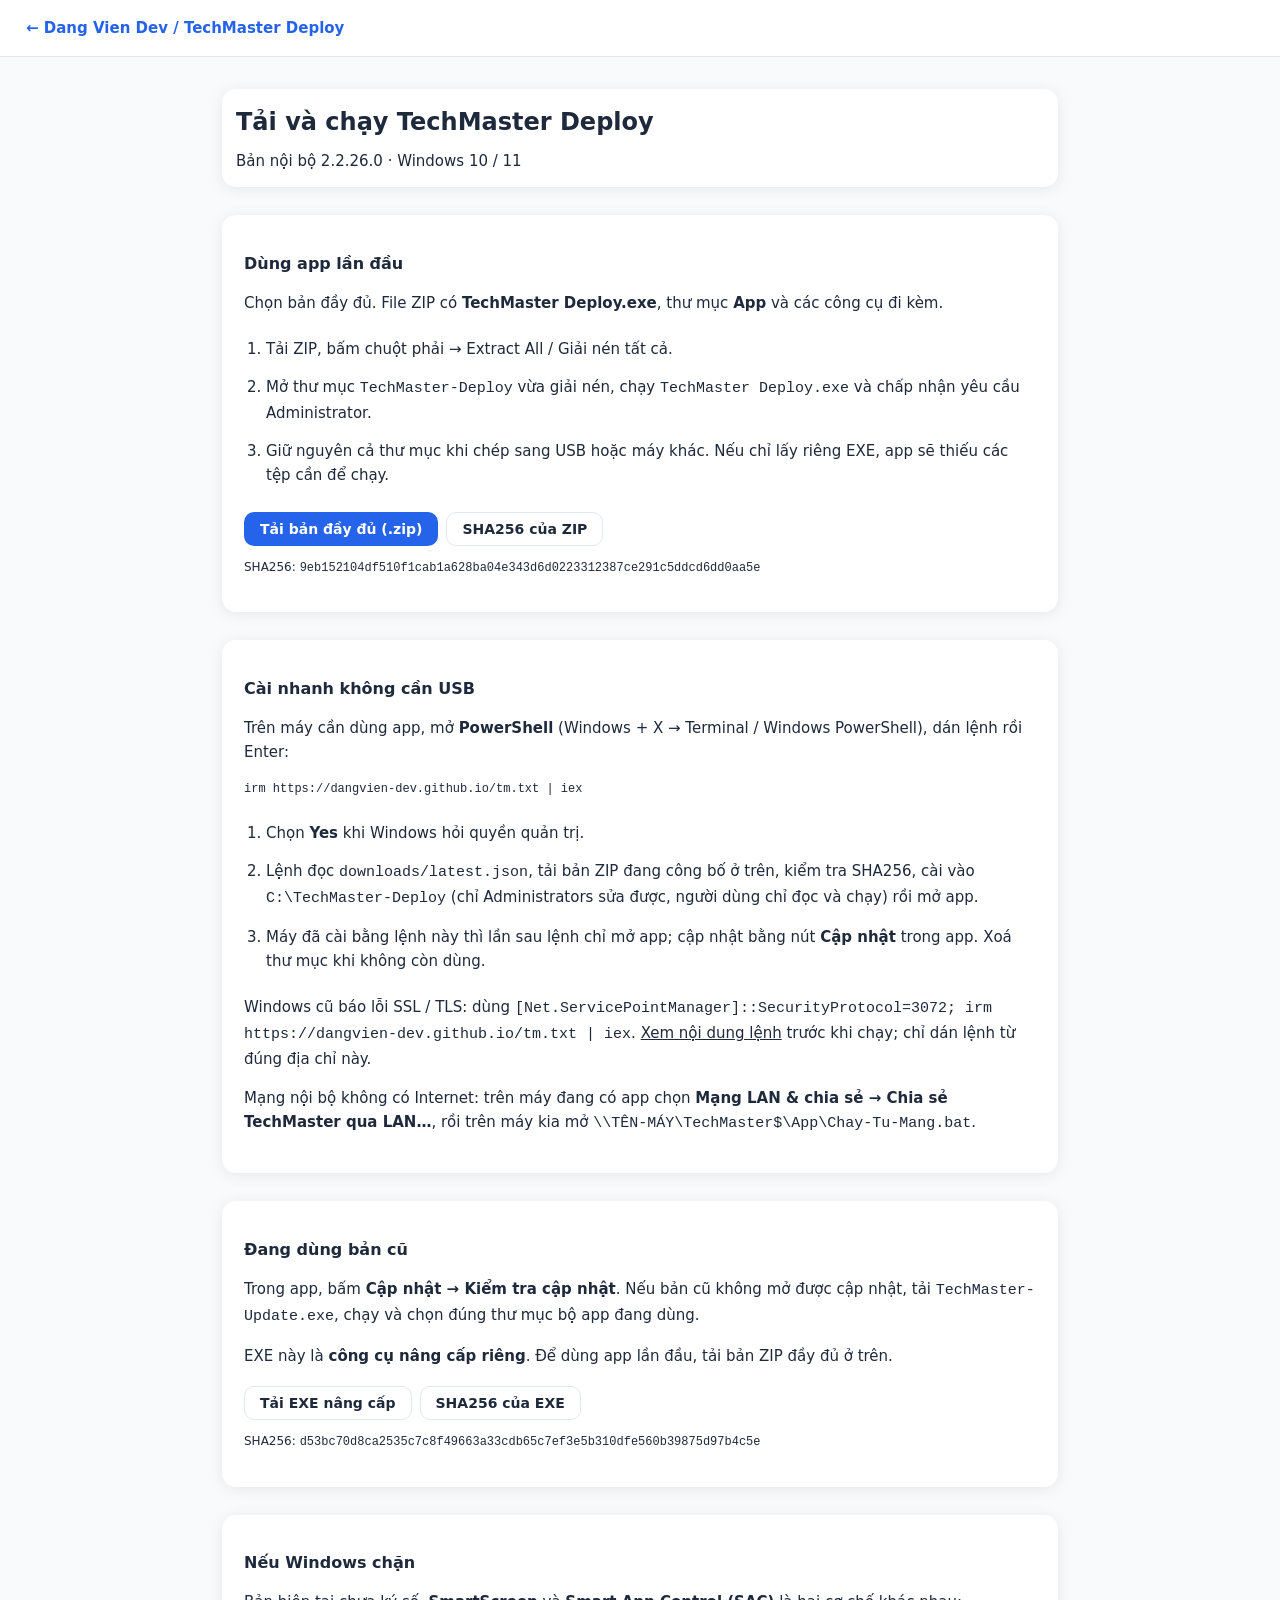
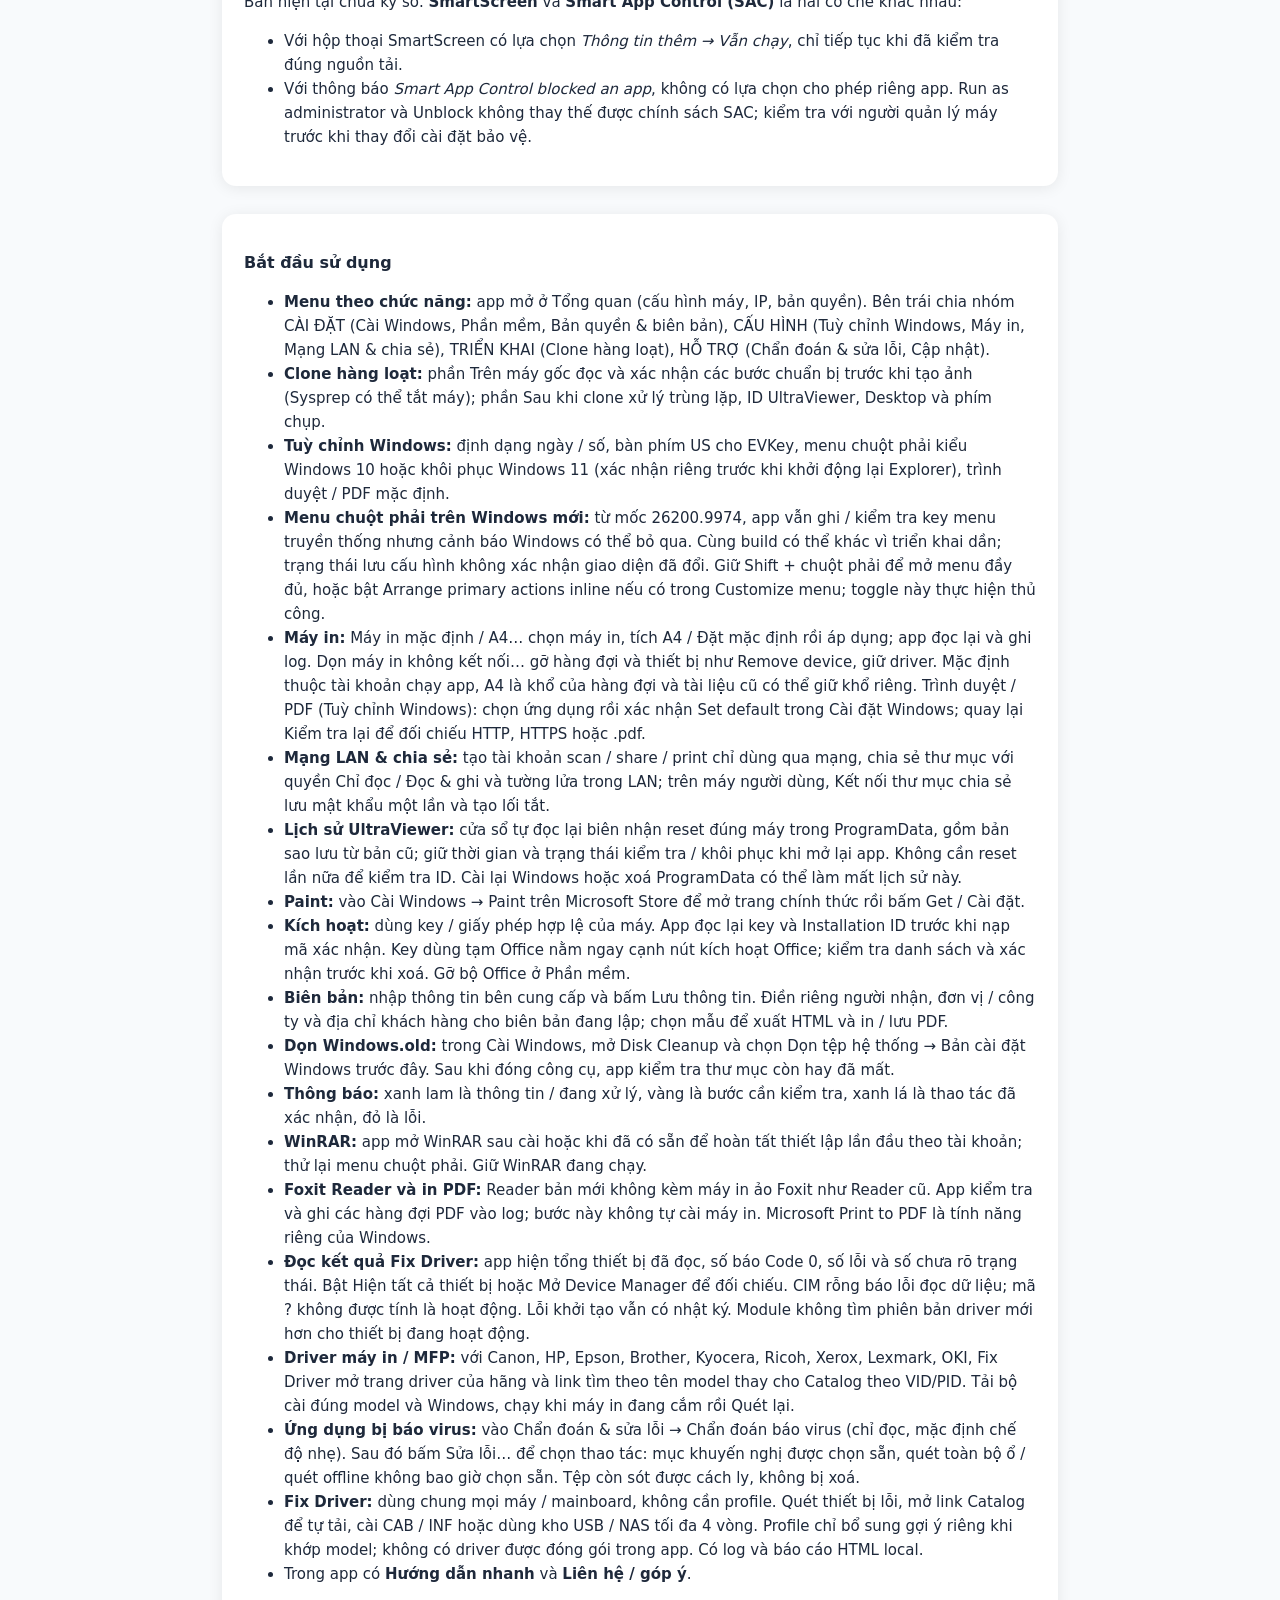
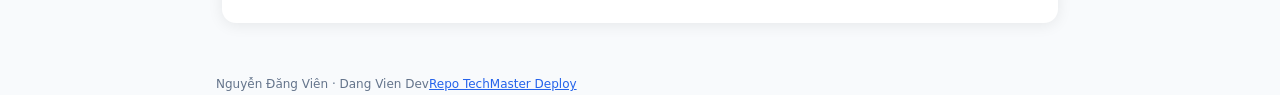
<file: downloads/techmaster-deploy.html>
<!doctype html>
<html lang="vi"><head><meta charset="utf-8"><meta name="viewport" content="width=device-width, initial-scale=1">
<title>TechMaster Deploy — Tải và chạy</title><meta name="description" content="Tải TechMaster Deploy, giải nén bộ app đầy đủ và chạy trên Windows.">
<link rel="stylesheet" href="../assets/style.css?v=__BUILD__"><style>.download-guide{max-width:900px;margin:auto}.guide-main{min-height:100vh;background:var(--content-bg)}.guide-header{background:var(--card-bg);border-bottom:1px solid var(--border);padding:16px 26px}.guide-header a{text-decoration:none;color:var(--accent);font-weight:600}.guide-content{padding:26px}.download-guide h1{font-size:24px;margin:0 0 8px}.download-guide h2{font-size:16px}.download-guide .section{padding:22px}.guide-foot{padding:20px 26px;color:var(--text-2);font-size:12px}.guide-foot a{color:var(--accent)}.download-guide p{overflow-wrap:anywhere}.download-guide code{font-family:var(--mono);overflow-wrap:anywhere}.download-guide .section{margin-top:28px}.download-guide ol{padding-left:22px}.download-guide ol li{padding:7px 0}.download-guide .actions{margin-top:18px}.download-guide .checksum{font-size:12px;color:var(--dim)}</style></head>
<body><div class="guide-main"><header class="guide-header"><a href="../#/tool/techmaster-deploy">← Dang Vien Dev / TechMaster Deploy</a></header><main class="download-guide guide-content"><div class="card sec"><h1>Tải và chạy TechMaster Deploy</h1><p>Bản nội bộ 2.2.26.0 · Windows 10 / 11</p></div>
<section class="card section"><h2>Dùng app lần đầu</h2><p>Chọn bản đầy đủ. File ZIP có <strong>TechMaster Deploy.exe</strong>, thư mục <strong>App</strong> và các công cụ đi kèm.</p><ol><li>Tải ZIP, bấm chuột phải → Extract All / Giải nén tất cả.</li><li>Mở thư mục <code>TechMaster-Deploy</code> vừa giải nén, chạy <code>TechMaster Deploy.exe</code> và chấp nhận yêu cầu Administrator.</li><li>Giữ nguyên cả thư mục khi chép sang USB hoặc máy khác. Nếu chỉ lấy riêng EXE, app sẽ thiếu các tệp cần để chạy.</li></ol><div class="actions"><a class="btn primary" href="TechMaster-Deploy-v2.2.26.0.zip" download="TechMaster-Deploy-v2.2.26.0.zip">Tải bản đầy đủ (.zip)</a><a class="btn outline" href="TechMaster-Deploy-v2.2.26.0.zip.sha256" download>SHA256 của ZIP</a></div><p class="checksum">SHA256: <code>9eb152104df510f1cab1a628ba04e343d6d0223312387ce291c5ddcd6dd0aa5e</code></p></section>
<section class="card section"><h2>Cài nhanh không cần USB</h2><p>Trên máy cần dùng app, mở <strong>PowerShell</strong> (Windows + X → Terminal / Windows PowerShell), dán lệnh rồi Enter:</p><p class="checksum"><code>irm https://dangvien-dev.github.io/tm.txt | iex</code></p><ol><li>Chọn <strong>Yes</strong> khi Windows hỏi quyền quản trị.</li><li>Lệnh đọc <code>downloads/latest.json</code>, tải bản ZIP đang công bố ở trên, kiểm tra SHA256, cài vào <code>C:\TechMaster-Deploy</code> (chỉ Administrators sửa được, người dùng chỉ đọc và chạy) rồi mở app.</li><li>Máy đã cài bằng lệnh này thì lần sau lệnh chỉ mở app; cập nhật bằng nút <strong>Cập nhật</strong> trong app. Xoá thư mục khi không còn dùng.</li></ol><p>Windows cũ báo lỗi SSL / TLS: dùng <code>[Net.ServicePointManager]::SecurityProtocol=3072; irm https://dangvien-dev.github.io/tm.txt | iex</code>. <a href="../tm.txt">Xem nội dung lệnh</a> trước khi chạy; chỉ dán lệnh từ đúng địa chỉ này.</p><p>Mạng nội bộ không có Internet: trên máy đang có app chọn <strong>Mạng LAN &amp; chia sẻ → Chia sẻ TechMaster qua LAN…</strong>, rồi trên máy kia mở <code>\\TÊN-MÁY\TechMaster$\App\Chay-Tu-Mang.bat</code>.</p></section>
<section class="card section"><h2>Đang dùng bản cũ</h2><p>Trong app, bấm <strong>Cập nhật → Kiểm tra cập nhật</strong>. Nếu bản cũ không mở được cập nhật, tải <code>TechMaster-Update.exe</code>, chạy và chọn đúng thư mục bộ app đang dùng.</p><p>EXE này là <strong>công cụ nâng cấp riêng</strong>. Để dùng app lần đầu, tải bản ZIP đầy đủ ở trên.</p><div class="actions"><a class="btn outline" href="TechMaster-Update.exe" download="TechMaster-Update.exe">Tải EXE nâng cấp</a><a class="btn outline" href="TechMaster-Update.exe.sha256" download>SHA256 của EXE</a></div><p class="checksum">SHA256: <code>d53bc70d8ca2535c7c8f49663a33cdb65c7ef3e5b310dfe560b39875d97b4c5e</code></p></section>
<section class="card section"><h2>Nếu Windows chặn</h2><p>Bản hiện tại chưa ký số. <strong>SmartScreen</strong> và <strong>Smart App Control (SAC)</strong> là hai cơ chế khác nhau:</p><ul><li>Với hộp thoại SmartScreen có lựa chọn <em>Thông tin thêm → Vẫn chạy</em>, chỉ tiếp tục khi đã kiểm tra đúng nguồn tải.</li><li>Với thông báo <em>Smart App Control blocked an app</em>, không có lựa chọn cho phép riêng app. Run as administrator và Unblock không thay thế được chính sách SAC; kiểm tra với người quản lý máy trước khi thay đổi cài đặt bảo vệ.</li></ul></section>
<section class="card section"><h2>Bắt đầu sử dụng</h2><ul><li><strong>Menu theo chức năng:</strong> app mở ở Tổng quan (cấu hình máy, IP, bản quyền). Bên trái chia nhóm CÀI ĐẶT (Cài Windows, Phần mềm, Bản quyền &amp; biên bản), CẤU HÌNH (Tuỳ chỉnh Windows, Máy in, Mạng LAN &amp; chia sẻ), TRIỂN KHAI (Clone hàng loạt), HỖ TRỢ (Chẩn đoán &amp; sửa lỗi, Cập nhật).</li><li><strong>Clone hàng loạt:</strong> phần Trên máy gốc đọc và xác nhận các bước chuẩn bị trước khi tạo ảnh (Sysprep có thể tắt máy); phần Sau khi clone xử lý trùng lặp, ID UltraViewer, Desktop và phím chụp.</li><li><strong>Tuỳ chỉnh Windows:</strong> định dạng ngày / số, bàn phím US cho EVKey, menu chuột phải kiểu Windows 10 hoặc khôi phục Windows 11 (xác nhận riêng trước khi khởi động lại Explorer), trình duyệt / PDF mặc định.</li><li><strong>Menu chuột phải trên Windows mới:</strong> từ mốc 26200.9974, app vẫn ghi / kiểm tra key menu truyền thống nhưng cảnh báo Windows có thể bỏ qua. Cùng build có thể khác vì triển khai dần; trạng thái lưu cấu hình không xác nhận giao diện đã đổi. Giữ Shift + chuột phải để mở menu đầy đủ, hoặc bật Arrange primary actions inline nếu có trong Customize menu; toggle này thực hiện thủ công.</li><li><strong>Máy in:</strong> Máy in mặc định / A4… chọn máy in, tích A4 / Đặt mặc định rồi áp dụng; app đọc lại và ghi log. Dọn máy in không kết nối… gỡ hàng đợi và thiết bị như Remove device, giữ driver. Mặc định thuộc tài khoản chạy app, A4 là khổ của hàng đợi và tài liệu cũ có thể giữ khổ riêng. Trình duyệt / PDF (Tuỳ chỉnh Windows): chọn ứng dụng rồi xác nhận Set default trong Cài đặt Windows; quay lại Kiểm tra lại để đối chiếu HTTP, HTTPS hoặc .pdf.</li><li><strong>Mạng LAN &amp; chia sẻ:</strong> tạo tài khoản scan / share / print chỉ dùng qua mạng, chia sẻ thư mục với quyền Chỉ đọc / Đọc &amp; ghi và tường lửa trong LAN; trên máy người dùng, Kết nối thư mục chia sẻ lưu mật khẩu một lần và tạo lối tắt.</li><li><strong>Lịch sử UltraViewer:</strong> cửa sổ tự đọc lại biên nhận reset đúng máy trong ProgramData, gồm bản sao lưu từ bản cũ; giữ thời gian và trạng thái kiểm tra / khôi phục khi mở lại app. Không cần reset lần nữa để kiểm tra ID. Cài lại Windows hoặc xoá ProgramData có thể làm mất lịch sử này.</li><li><strong>Paint:</strong> vào Cài Windows → Paint trên Microsoft Store để mở trang chính thức rồi bấm Get / Cài đặt.</li><li><strong>Kích hoạt:</strong> dùng key / giấy phép hợp lệ của máy. App đọc lại key và Installation ID trước khi nạp mã xác nhận. Key dùng tạm Office nằm ngay cạnh nút kích hoạt Office; kiểm tra danh sách và xác nhận trước khi xoá. Gỡ bộ Office ở Phần mềm.</li><li><strong>Biên bản:</strong> nhập thông tin bên cung cấp và bấm Lưu thông tin. Điền riêng người nhận, đơn vị / công ty và địa chỉ khách hàng cho biên bản đang lập; chọn mẫu để xuất HTML và in / lưu PDF.</li><li><strong>Dọn Windows.old:</strong> trong Cài Windows, mở Disk Cleanup và chọn Dọn tệp hệ thống → Bản cài đặt Windows trước đây. Sau khi đóng công cụ, app kiểm tra thư mục còn hay đã mất.</li><li><strong>Thông báo:</strong> xanh lam là thông tin / đang xử lý, vàng là bước cần kiểm tra, xanh lá là thao tác đã xác nhận, đỏ là lỗi.</li><li><strong>WinRAR:</strong> app mở WinRAR sau cài hoặc khi đã có sẵn để hoàn tất thiết lập lần đầu theo tài khoản; thử lại menu chuột phải. Giữ WinRAR đang chạy.</li><li><strong>Foxit Reader và in PDF:</strong> Reader bản mới không kèm máy in ảo Foxit như Reader cũ. App kiểm tra và ghi các hàng đợi PDF vào log; bước này không tự cài máy in. Microsoft Print to PDF là tính năng riêng của Windows.</li><li><strong>Đọc kết quả Fix Driver:</strong> app hiện tổng thiết bị đã đọc, số báo Code 0, số lỗi và số chưa rõ trạng thái. Bật Hiện tất cả thiết bị hoặc Mở Device Manager để đối chiếu. CIM rỗng báo lỗi đọc dữ liệu; mã ? không được tính là hoạt động. Lỗi khởi tạo vẫn có nhật ký. Module không tìm phiên bản driver mới hơn cho thiết bị đang hoạt động.</li><li><strong>Driver máy in / MFP:</strong> với Canon, HP, Epson, Brother, Kyocera, Ricoh, Xerox, Lexmark, OKI, Fix Driver mở trang driver của hãng và link tìm theo tên model thay cho Catalog theo VID/PID. Tải bộ cài đúng model và Windows, chạy khi máy in đang cắm rồi Quét lại.</li><li><strong>Ứng dụng bị báo virus:</strong> vào Chẩn đoán &amp; sửa lỗi → Chẩn đoán báo virus (chỉ đọc, mặc định chế độ nhẹ). Sau đó bấm Sửa lỗi… để chọn thao tác: mục khuyến nghị được chọn sẵn, quét toàn bộ ổ / quét offline không bao giờ chọn sẵn. Tệp còn sót được cách ly, không bị xoá.</li><li><strong>Fix Driver:</strong> dùng chung mọi máy / mainboard, không cần profile. Quét thiết bị lỗi, mở link Catalog để tự tải, cài CAB / INF hoặc dùng kho USB / NAS tối đa 4 vòng. Profile chỉ bổ sung gợi ý riêng khi khớp model; không có driver được đóng gói trong app. Có log và báo cáo HTML local.</li><li>Trong app có <strong>Hướng dẫn nhanh</strong> và <strong>Liên hệ / góp ý</strong>.</li></ul></section>
</main><footer class="guide-foot download-guide"><span>Nguyễn Đăng Viên · Dang Vien Dev</span><a href="https://github.com/dangvien-dev/TechMaster-Deploy" target="_blank" rel="noopener">Repo TechMaster Deploy</a></footer></div></body></html>
</file>
<file: assets/style.css>
/*
 * Theme lấy từ TechMaster Pro (TechMasterPro/Styles/*.xaml, Views/MainWindow.xaml, docs/HANDOFF.md §3)
 */
:root {
  /* Colors.xaml */
  --bg-main: #F1F5F9;
  --card-bg: #FFFFFF;
  --border: #E2E8F0;
  --primary: #1E3A8A;
  --text: #1E293B;
  --text-2: #64748B;
  --success: #22C55E;
  --warning: #FACC15;
  --danger: #EF4444;

  /* MainWindow.xaml / MenuStyles.xaml */
  --sidebar: #0F172A;
  --side-text: #CBD5F5;
  --side-hover: #1E293B;
  --side-muted: #94A3B8;
  --accent: #2563EB;
  --accent-light: #60A5FA;
  --content-bg: #F8FAFC;

  /* HeaderActionButtonStyle */
  --btn-hover: #F3F4F6;
  --btn-press: #E5E7EB;

  --font: "Segoe UI", system-ui, -apple-system, Roboto, "Helvetica Neue", Arial, sans-serif;
  --mono: Consolas, "Cascadia Mono", ui-monospace, monospace;
}

* { box-sizing: border-box; }
html, body { margin: 0; height: 100%; }
body { font: 15px/1.6 var(--font); color: var(--text); background: var(--content-bg); }
a { color: inherit; }
svg { flex: none; }

.hbtn {
  display: inline-flex; align-items: center; gap: 6px; padding: 4px 8px; border-radius: 4px;
  font: 13px var(--font); color: var(--text); background: transparent; border: 0; cursor: pointer; text-decoration: none;
}
.hbtn:hover { background: var(--btn-hover); }
.hbtn:active { background: var(--btn-press); }

.search { position: relative; }
.search input {
  width: 280px; height: 34px; padding: 0 10px 0 32px; border: 1px solid var(--border); border-radius: 10px;
  font: 13px var(--font); color: var(--text); background: var(--content-bg); outline: none;
}
.search input:focus { border-color: var(--accent); background: #fff; box-shadow: 0 0 0 3px rgba(37,99,235,.12); }
.search svg { position: absolute; left: 10px; top: 9px; color: var(--text-2); }

.seg { display: inline-flex; background: var(--bg-main); border-radius: 10px; padding: 3px; }
.seg button {
  border: 0; background: transparent; font: 13px var(--font); color: var(--text-2);
  height: 28px; padding: 0 12px; border-radius: 8px; cursor: pointer;
}
.seg button[aria-pressed="true"] { background: #fff; color: var(--text); font-weight: 600; box-shadow: 0 1px 3px rgba(15,23,42,.12); }


/* CardStyle: CornerRadius 14, Padding 14, Margin 6, DropShadow Blur15 Opacity.08 Depth2 */
.card {
  background: var(--card-bg); border-radius: 14px; padding: 14px; margin: 6px;
  box-shadow: 0 2px 15px rgba(0,0,0,.08);
}
.grid { display: grid; grid-template-columns: repeat(auto-fill, minmax(min(300px, 100%), 1fr)); }
.grid > * { min-width: 0; }
.tool-foot > * { min-width: 0; }
.tool-foot > .badge { flex: none; }

.tool {
  display: flex; flex-direction: column; gap: 10px; text-decoration: none; padding: 16px;
  border: 1px solid transparent; transition: border-color .12s, transform .12s;
}
.tool:hover { border-color: var(--g-fg); transform: translateY(-2px); }
.tool-top { display: flex; gap: 12px; align-items: flex-start; }
.tile {
  width: 44px; height: 44px; border-radius: 12px; display: grid; place-items: center;
  background: var(--g-bg); color: var(--g-fg); font-weight: 700; font-size: 17px; flex: none;
}
.tool-name { font-size: 16px; font-weight: 700; margin: 0; line-height: 1.3; }
.tool-cat { font-size: 12px; color: var(--g-fg); font-weight: 600; }
.tool p { margin: 0; color: var(--text-2); font-size: 13px; flex: 1; }
.tags { display: flex; flex-wrap: wrap; gap: 6px; }
.tag { font: 11.5px var(--mono); color: var(--text-2); background: var(--bg-main); padding: 2px 7px; border-radius: 6px; }
.tool-foot {
  display: flex; justify-content: space-between; align-items: center; gap: 8px;
  border-top: 1px solid var(--border); padding-top: 10px; font-size: 12px; color: var(--text-2);
}

/* status */
.badge { display: inline-flex; align-items: center; gap: 5px; font-size: 11.5px; font-weight: 600; padding: 2px 9px; border-radius: 999px; white-space: nowrap; }
.badge::before { content: ""; width: 6px; height: 6px; border-radius: 50%; background: currentColor; }
.badge.stable   { background: #F0FDF4; color: #16A34A; }
.badge.beta     { background: #EFF6FF; color: var(--accent); }
.badge.dev      { background: #FEFCE8; color: #A16207; }
.badge.internal { background: var(--bg-main); color: var(--text-2); }

.empty { margin: 6px; padding: 50px 20px; text-align: center; color: var(--text-2); border: 1px dashed var(--border); border-radius: 14px; }

/* ---------- Detail ---------- */
.detail { display: grid; grid-template-columns: 1fr 300px; align-items: start; }
.hero { display: flex; gap: 16px; align-items: center; flex-wrap: wrap; padding: 18px; }
.hero .tile { width: 56px; height: 56px; font-size: 22px; border-radius: 14px; }
.hero-text { flex: 1; min-width: 220px; }
.hero-text h2 { margin: 0 0 2px; font-size: 22px; }
.hero-text p { margin: 0; color: var(--text-2); }

/* PrimaryButtonStyle: #2563EB, white, Padding 15,6, SemiBold, Radius 10 */
.btn {
  display: inline-flex; align-items: center; gap: 8px; padding: 8px 15px; border-radius: 10px;
  font: 600 14px var(--font); text-decoration: none; border: 1px solid transparent; cursor: pointer;
}
.btn.primary { background: var(--accent); color: #fff; }
.btn.primary:hover { background: #1D4ED8; }
.btn.primary:active { opacity: .7; }
.btn.outline { background: #fff; color: var(--text); border-color: var(--border); }
.btn.outline:hover { background: var(--btn-hover); }
.btn[aria-disabled="true"] { background: var(--bg-main); color: var(--text-2); pointer-events: none; }
.actions { display: flex; gap: 8px; flex-wrap: wrap; }

.sec h3 {
  display: flex; align-items: center; gap: 8px; font-size: 14px; font-weight: 700; margin: 0 0 10px;
}
.sec h3::before { content: ""; width: 4px; height: 16px; border-radius: 2px; background: var(--g-fg, var(--accent)); }
.sec p { margin: 0; }
.list { margin: 0; padding: 0; list-style: none; }
.list li { display: flex; gap: 10px; padding: 8px 0; border-bottom: 1px solid var(--border); }
.list li:last-child { border-bottom: 0; }
.list li svg { color: var(--success); margin-top: 3px; }

.kv { display: grid; grid-template-columns: 96px 1fr; gap: 9px 10px; margin: 0; font-size: 13px; }
.kv dt { color: var(--text-2); }
.kv dd { margin: 0; font-weight: 600; word-break: break-word; }
.kv dd.mono { font: 600 12.5px var(--mono); }
.side-card .tags { margin-top: 14px; padding-top: 12px; border-top: 1px solid var(--border); }

.log-item + .log-item { margin-top: 14px; padding-top: 14px; border-top: 1px solid var(--border); }
.log-ver { font: 600 13px var(--mono); color: var(--accent); }
.log-date { color: var(--text-2); font-size: 12px; margin-left: 6px; }
.log-item ul { margin: 6px 0 0; padding-left: 18px; }
.note { color: var(--text-2); font-size: 13px; }


/* ---------- Sổ tay sửa lỗi (#/loi) ---------- */
.muted { color: var(--text-2); }
.fix .tool-cat { margin-bottom: 2px; }
.fix .tool-name { font-size: 15px; }
.fix-model { min-width: 0; overflow: hidden; text-overflow: ellipsis; white-space: nowrap; }
.tag.code { color: var(--g-fg, var(--accent)); background: var(--g-bg, #EFF6FF); font-weight: 600; }

.sec code, .notes code {
  font: 12.5px var(--mono); background: var(--bg-main); border: 1px solid var(--border);
  padding: 0 5px; border-radius: 5px; overflow-wrap: anywhere;
}
.steps { list-style: none; margin: 0; padding: 0; }
.step { display: flex; gap: 12px; padding: 12px 0; border-bottom: 1px solid var(--border); }
.step:first-child { padding-top: 2px; }
.step:last-child { border-bottom: 0; padding-bottom: 0; }
.step-no {
  flex: none; width: 26px; height: 26px; border-radius: 8px; display: grid; place-items: center;
  background: var(--g-bg, #EFF6FF); color: var(--g-fg, var(--accent)); font-weight: 700; font-size: 13px;
}
.step-body { flex: 1; min-width: 0; }
.step-t { font-weight: 600; margin-top: 2px; }
.step-d { color: var(--text); margin-top: 2px; }
.cmd { position: relative; margin-top: 8px; background: var(--sidebar); border-radius: 10px; }
.cmd pre {
  margin: 0; padding: 12px 14px; padding-right: 86px; color: #E2E8F0;
  font: 12.5px/1.6 var(--mono); white-space: pre-wrap; word-break: break-all;
}
.cmd .copy {
  position: absolute; top: 7px; right: 7px; display: inline-flex; align-items: center; gap: 5px;
  border: 0; border-radius: 6px; padding: 4px 8px; cursor: pointer;
  background: var(--side-hover); color: var(--side-text); font: 12px var(--font);
}
.cmd .copy:hover { background: #334155; color: #fff; }
.warn { background: #FFFBEB; }
.warn h3::before { background: #D97706; }
.notes { margin: 0; padding-left: 18px; }
.notes li + li { margin-top: 6px; }
.refs { margin-top: 14px; padding-top: 12px; border-top: 1px solid var(--border); display: flex; flex-direction: column; gap: 6px; font-size: 13px; }
.refs-h { color: var(--text-2); font-size: 12px; }
.refs a { color: var(--accent); text-decoration: none; }
.refs a:hover { text-decoration: underline; }

/* ---------- Thông báo thay đổi / bản mới ---------- */
.chg {
  display: inline-block; vertical-align: 2px; margin-left: 4px; padding: 1px 7px; border-radius: 999px;
  font-size: 10.5px; font-weight: 700; letter-spacing: .3px; text-transform: uppercase;
}
.chg.new     { background: var(--danger); color: #fff; }
.chg.updated { background: var(--accent); color: #fff; }

.notice, .toast { display: flex; align-items: center; gap: 12px; }
.notice { border-left: 4px solid var(--accent); margin-bottom: 10px; }
.notice-icon {
  width: 36px; height: 36px; border-radius: 10px; display: grid; place-items: center; flex: none;
  background: #EFF6FF; color: var(--accent);
}
.notice-body { flex: 1; min-width: 0; font-size: 13px; }
.notice-body a { color: var(--accent); text-decoration: none; }
.notice-body a:hover { text-decoration: underline; }
.dim { color: var(--text-2); }

.toasts { position: fixed; right: 20px; bottom: 20px; z-index: 50; max-width: calc(100% - 40px); }
.toast { margin: 0; width: 400px; max-width: 100%; box-shadow: 0 8px 30px rgba(15,23,42,.18); animation: toast-in .2s ease-out; }
@keyframes toast-in { from { opacity: 0; transform: translateY(10px); } to { opacity: 1; transform: none; } }
@media (max-width: 760px) { .toasts { left: 10px; right: 10px; bottom: 10px; max-width: none; } .toast { width: auto; } }

/* =====================================================================
 * Bố cục WEBSITE: menu ngang · khối mở đầu · section · chân trang
 * (màu, card, nút, nhãn vẫn theo docs/DESIGN-SYSTEM.md)
 * ===================================================================== */
.wrap { width: 100%; max-width: 1180px; margin: 0 auto; padding: 0 24px; }
main { min-height: 60vh; }

/* Menu ngang — nền navy như sidebar TechMaster Pro */
.topnav { background: var(--sidebar); position: sticky; top: 0; z-index: 20; box-shadow: 0 1px 0 rgba(255,255,255,.06); }
.topnav-in { display: flex; align-items: center; justify-content: space-between; gap: 16px; height: 62px; }
.brand { display: flex; align-items: baseline; gap: 8px; text-decoration: none; }
.brand-name { color: #fff; font-size: 19px; font-weight: 700; }
.brand-tag { color: var(--accent-light); font-size: 12px; font-weight: 700; letter-spacing: .8px; }
.nav { display: flex; align-items: center; gap: 4px; }
.nav a {
  color: var(--side-text); text-decoration: none; font-size: 14px; padding: 8px 14px; border-radius: 10px;
  transition: background .12s, color .12s;
}
.nav a:hover { background: var(--side-hover); color: #fff; }
.nav a[aria-current="page"] { color: #fff; font-weight: 600; background: var(--side-hover); box-shadow: inset 0 -2px 0 var(--accent-light); }

/* Khối mở đầu */
.hero-band {
  background:
    radial-gradient(900px 400px at 85% -10%, rgba(96,165,250,.28), transparent 60%),
    linear-gradient(135deg, #0F172A 0%, #1E3A8A 100%);
  color: #fff;
}
.hero-in { padding: 40px 24px 36px; }
.hero-grid { display: grid; grid-template-columns: 1fr auto; align-items: end; gap: 32px; }
.hero-band.small .hero-in { padding: 28px 24px 30px; }
.eyebrow {
  display: inline-block; font-size: 12px; font-weight: 700; letter-spacing: 1px; text-transform: uppercase;
  color: var(--accent-light); background: rgba(96,165,250,.12); border: 1px solid rgba(96,165,250,.3);
  padding: 3px 10px; border-radius: 999px; margin-bottom: 12px;
}
.hero-band h1 { font-size: 36px; line-height: 1.15; margin: 0 0 8px; letter-spacing: -.5px; }
.hero-band.small h1 { font-size: 30px; margin-bottom: 6px; }
.hero-band p { margin: 0; max-width: 680px; color: #CBD5E1; font-size: 16px; }
.hero-band.small p { font-size: 14.5px; }
.hero-band p b { color: #fff; }
.hero-cta { display: flex; gap: 10px; flex-wrap: wrap; margin-top: 20px; }
.btn.lg { padding: 11px 20px; font-size: 15px; }
.btn.ghost { color: #fff; border-color: rgba(255,255,255,.3); background: rgba(255,255,255,.04); }
.btn.ghost:hover { background: rgba(255,255,255,.1); }
.stats { display: flex; gap: 28px; flex-wrap: wrap; padding: 14px 22px; border-radius: 14px; background: rgba(255,255,255,.05); border: 1px solid rgba(255,255,255,.1); }
.stats div { display: flex; flex-direction: column; }
.stats b { font-size: 24px; line-height: 1.15; }
.stats span { color: #94A3B8; font-size: 12.5px; white-space: nowrap; }
.hero-band .crumb { margin-bottom: 14px; }
.hero-band .crumb a, .hero-band .crumb span { color: #94A3B8; }
.hero-band .crumb a:hover { color: #fff; }
.search.big { display: block; margin-top: 18px; max-width: 620px; }
.search.big input { width: 100%; height: 48px; font-size: 15px; padding-left: 42px; border-radius: 12px; border-color: transparent; background: #fff; }
.search.big svg { left: 15px; top: 17px; }

/* Section */
.section { padding: 52px 0; }
.section.alt { background: var(--bg-main); border-top: 1px solid var(--border); }
.section-head { display: flex; justify-content: space-between; align-items: flex-end; gap: 16px; flex-wrap: wrap; margin: 0 6px 20px; }
.section-head h2 {
  display: flex; align-items: center; gap: 10px; font-size: 26px; margin: 0 0 4px;
}
.section-head h2::before { content: ""; width: 4px; height: 24px; border-radius: 2px; background: var(--accent); }
.section-head p { margin: 0; color: var(--text-2); }

.toolbar { display: flex; justify-content: space-between; align-items: center; gap: 12px; flex-wrap: wrap; margin: 0 6px 14px; }
.toolbar-right { display: flex; align-items: center; gap: 10px; flex-wrap: wrap; }
.chips { display: flex; flex-wrap: wrap; gap: 8px; }
.chip {
  display: inline-flex; align-items: center; gap: 7px; height: 34px; padding: 0 14px; border-radius: 999px; cursor: pointer;
  font: 13px var(--font); color: var(--text); background: #fff; border: 1px solid var(--border); transition: all .12s;
}
.chip:hover { border-color: var(--g-fg, var(--accent)); }
.chip-dot { width: 8px; height: 8px; border-radius: 50%; background: var(--g-fg); }
.chip[aria-pressed="true"] { background: var(--g-bg, var(--text)); color: var(--g-fg, #fff); border-color: var(--g-fg, var(--text)); font-weight: 600; }
.search input { background: #fff; }

.page { padding-top: 22px; padding-bottom: 56px; }
.crumb { display: flex; align-items: center; flex-wrap: wrap; gap: 8px; font-size: 13px; margin: 0 6px 12px; color: var(--text-2); }
.crumb a { color: var(--text-2); text-decoration: none; }
.crumb a:hover { color: var(--accent); }
.crumb .sep { opacity: .5; }
.empty a { color: var(--accent); }
.fix-hero .tags { margin-top: 8px; }

/* Chân trang */
.footer { background: var(--sidebar); color: var(--side-muted); font-size: 13px; margin-top: 0; }
.footer-in { display: grid; grid-template-columns: 1.6fr 1fr 1fr; gap: 24px; padding-top: 36px; padding-bottom: 36px; }
.footer-brand { color: #fff; font-size: 17px; font-weight: 700; margin-bottom: 6px; }
.footer-sub { max-width: 380px; }
.footer-links { display: flex; flex-direction: column; gap: 6px; }
.footer-links a { color: var(--side-text); text-decoration: none; }
.footer-links a:hover { color: #fff; }
.footer-contact { color: var(--warning); margin-top: 4px; }

/* ---------- Responsive ---------- */
@media (max-width: 1000px) {
  .detail { grid-template-columns: 1fr; }
  .search input { width: 220px; }
}
@media (max-width: 760px) {
  .wrap { padding: 0 14px; }
  .topnav-in { height: 56px; }
  .nav a { padding: 7px 9px; font-size: 13.5px; }
  .hero-in { padding: 28px 14px 26px; }
  .hero-grid { grid-template-columns: 1fr; gap: 20px; }
  .hero-band.small .hero-in { padding: 22px 14px 24px; }
  .hero-band h1 { font-size: 28px; }
  .hero-band p { font-size: 15px; }
  .stats { gap: 20px; padding: 10px 16px; }
  .section { padding: 34px 0; }
  .section-head h2 { font-size: 22px; }
  .toolbar-right, .search, .search input { width: 100%; }
  .chips { flex-wrap: nowrap; overflow-x: auto; scrollbar-width: none; width: 100%; padding-bottom: 2px; }
  .chip { flex: none; }
  .grid { grid-template-columns: minmax(0, 1fr); }
  .footer-in { grid-template-columns: 1fr; gap: 18px; }
}
</file>
